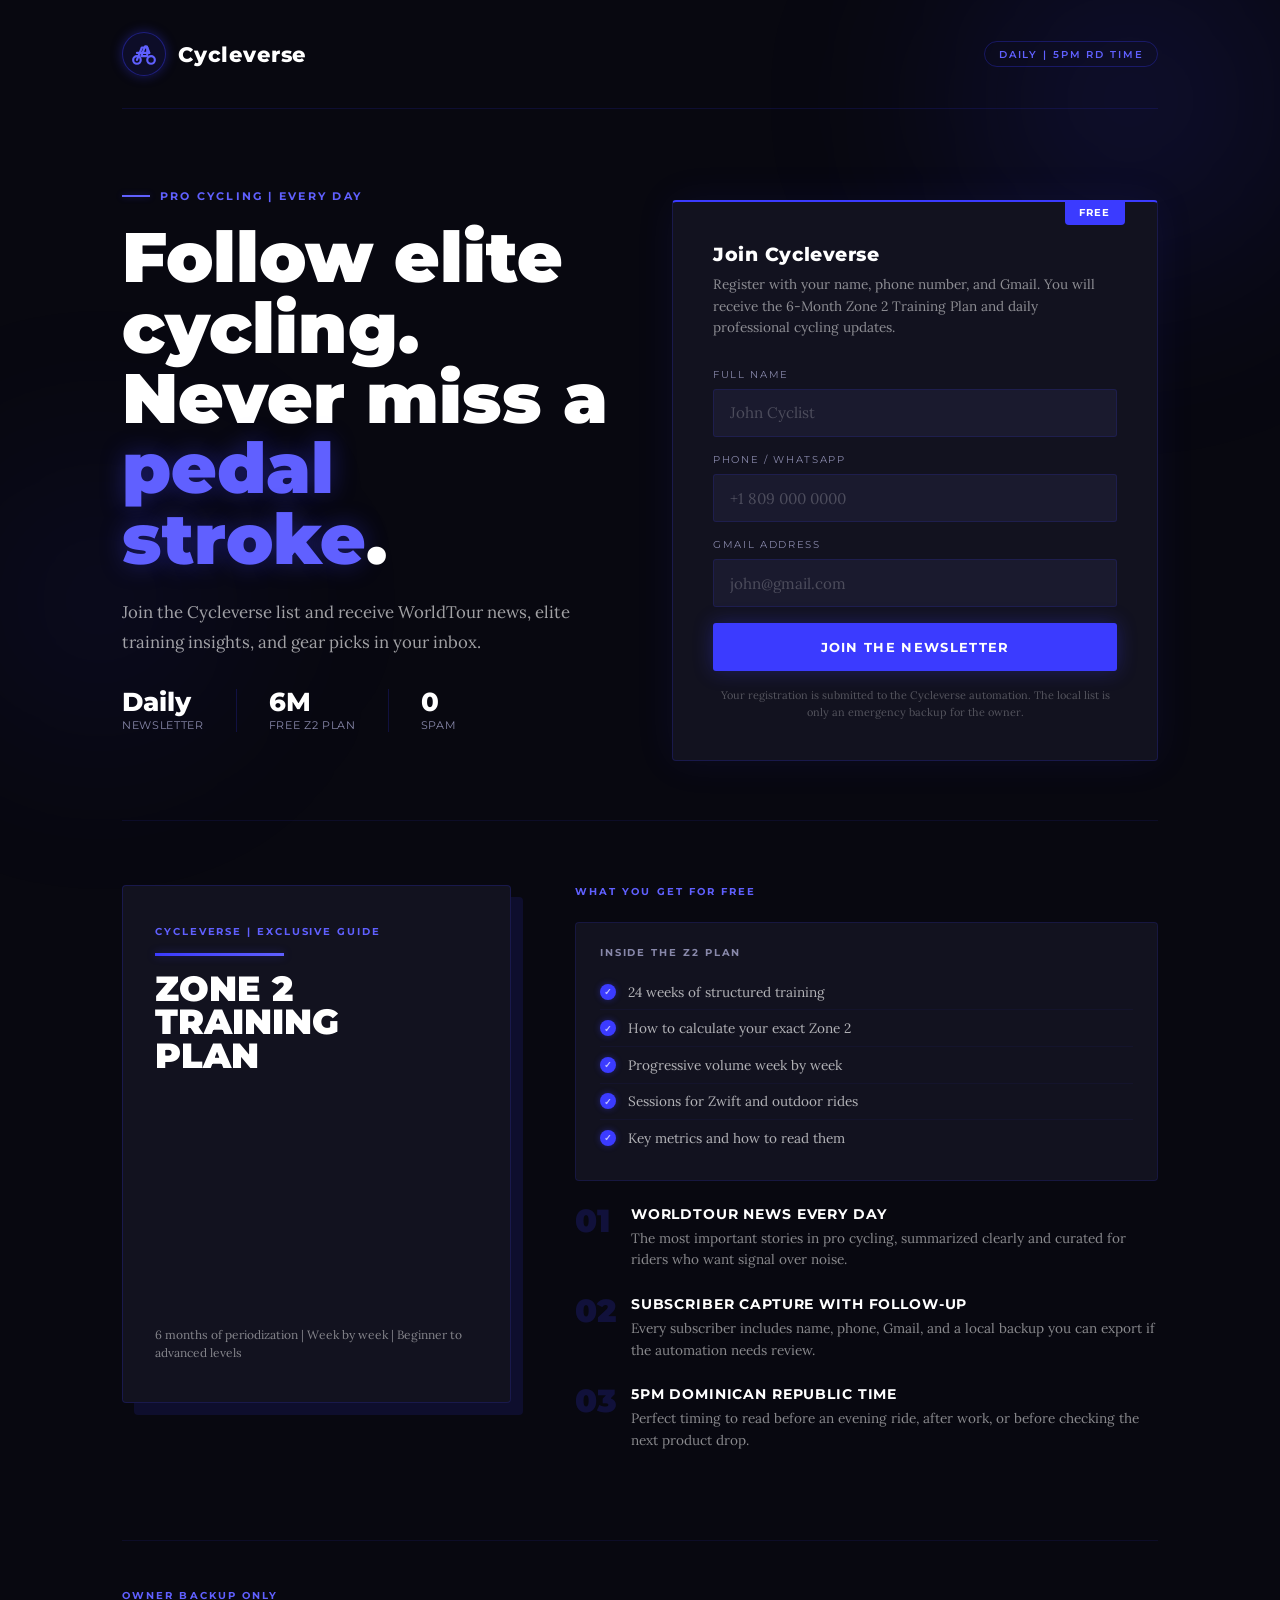
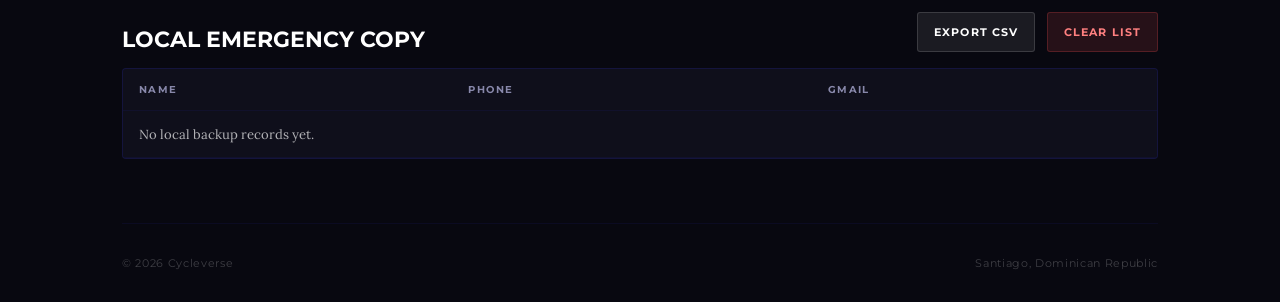
<file: index.html>
<!DOCTYPE html>
<html lang="en">
<head>
  <meta charset="UTF-8">
  <meta name="viewport" content="width=device-width, initial-scale=1.0">
  <title>Cycleverse | Pro Cycling Newsletter</title>
  <meta name="description" content="Join the Cycleverse professional cycling newsletter.">
  <link href="https://fonts.googleapis.com/css2?family=Montserrat:wght@400;600;700;800;900&family=Lora:ital,wght@0,400;0,600;1,400&display=swap" rel="stylesheet">
  <style>
    *, *::before, *::after { box-sizing: border-box; margin: 0; padding: 0; }
    :root {
      --black: #080810;
      --dark: #0d0d1a;
      --dark2: #12121f;
      --dark3: #1a1a2e;
      --blue: #3b3bff;
      --blue-bright: #6060ff;
      --blue-glow: rgba(59,59,255,0.35);
      --white: #ffffff;
      --gray: #8888aa;
      --green: #42d392;
      --red: #ff8080;
    }
    html { scroll-behavior: smooth; }
    body {
      font-family: 'Lora', Georgia, serif;
      background: var(--black);
      color: var(--white);
      min-height: 100vh;
      overflow-x: hidden;
    }
    a { color: inherit; text-decoration: none; }
    .orb { position:fixed;border-radius:50%;pointer-events:none;z-index:0;filter:blur(90px); }
    .orb-1 { width:500px;height:500px;top:-150px;right:-100px;background:radial-gradient(circle,rgba(59,59,255,0.18) 0%,transparent 70%); }
    .orb-2 { width:400px;height:400px;bottom:100px;left:-100px;background:radial-gradient(circle,rgba(59,59,255,0.1) 0%,transparent 70%); }
    .page { position:relative;z-index:1;max-width:1100px;margin:0 auto;padding:0 2rem; }
    nav { display:flex;align-items:center;justify-content:space-between;gap:1rem;padding:2rem 0;border-bottom:1px solid rgba(59,59,255,0.15); }
    .logo-wrap { display:flex;align-items:center;gap:0.75rem; }
    .logo-icon { width:44px;height:44px;border-radius:50%;border:1.5px solid rgba(59,59,255,0.4);box-shadow:0 0 12px var(--blue-glow);display:flex;align-items:center;justify-content:center;background:rgba(59,59,255,0.1);flex-shrink:0; }
    .logo-text { font-family:'Montserrat',sans-serif;font-size:1.3rem;font-weight:800;letter-spacing:0.04em;color:var(--white); }
    .badge { font-family:'Montserrat',sans-serif;font-size:0.65rem;font-weight:600;letter-spacing:0.18em;text-transform:uppercase;color:var(--blue-bright);border:1px solid rgba(59,59,255,0.3);padding:0.35rem 0.85rem;border-radius:2rem;white-space:nowrap; }
    .hero { padding:5rem 0 3rem;display:grid;grid-template-columns:1fr 1fr;gap:4rem;align-items:center; }
    .eyebrow { font-family:'Montserrat',sans-serif;font-size:0.7rem;font-weight:700;letter-spacing:0.2em;text-transform:uppercase;color:var(--blue-bright);margin-bottom:1.2rem;display:flex;align-items:center;gap:0.6rem; }
    .eyebrow::before { content:'';display:inline-block;width:28px;height:2px;background:var(--blue-bright);box-shadow:0 0 6px var(--blue-glow); }
    h1 { font-family:'Montserrat',sans-serif;font-size:clamp(2.8rem,5.5vw,5rem);font-weight:900;line-height:1;letter-spacing:0;margin-bottom:1.5rem; }
    h1 em { font-style:normal;color:var(--blue-bright);text-shadow:0 0 24px var(--blue-glow); }
    .hero-desc { font-size:1.05rem;line-height:1.75;color:rgba(255,255,255,0.62);margin-bottom:2rem;max-width:460px; }
    .stats { display:flex;gap:2rem;margin-bottom:2.5rem; }
    .stat-num { font-family:'Montserrat',sans-serif;font-size:1.6rem;font-weight:800;color:var(--white);line-height:1; }
    .stat-label { font-size:0.7rem;color:var(--gray);margin-top:0.2rem;font-family:'Montserrat',sans-serif;letter-spacing:0.06em;text-transform:uppercase; }
    .divider-v { width:1px;background:rgba(59,59,255,0.2); }
    .form-card { background:var(--dark2);border:1px solid rgba(59,59,255,0.2);border-top:2px solid var(--blue);padding:2.5rem;border-radius:4px;box-shadow:0 0 40px rgba(59,59,255,0.08);position:relative; }
    .gift-tag { position:absolute;top:-1px;right:2rem;background:var(--blue);color:var(--white);font-family:'Montserrat',sans-serif;font-size:0.6rem;font-weight:700;letter-spacing:0.12em;text-transform:uppercase;padding:0.4rem 0.9rem;border-radius:0 0 4px 4px; }
    .form-title { font-family:'Montserrat',sans-serif;font-size:1.2rem;font-weight:800;letter-spacing:0.03em;margin-bottom:0.5rem; }
    .form-sub { font-size:0.85rem;color:rgba(255,255,255,0.52);margin-bottom:1.8rem;line-height:1.6; }
    .form-sub strong { color:var(--blue-bright); }
    .input-group { margin-bottom:1rem; }
    .input-group label { display:block;font-family:'Montserrat',sans-serif;font-size:0.65rem;letter-spacing:0.16em;text-transform:uppercase;color:var(--gray);margin-bottom:0.5rem; }
    .input-group input {
      width:100%;
      background:var(--dark3);
      border:1px solid rgba(59,59,255,0.15);
      color:var(--white);
      font-family:'Lora',serif;
      font-size:0.95rem;
      padding:0.85rem 1rem;
      outline:none;
      border-radius:3px;
      transition:border-color 0.2s, box-shadow 0.2s;
    }
    .input-group input::placeholder { color:rgba(255,255,255,0.22); }
    .input-group input:focus { border-color:var(--blue);box-shadow:0 0 0 3px rgba(59,59,255,0.12); }
    .btn-submit, .btn-secondary, .btn-danger {
      width:100%;
      border:none;
      font-family:'Montserrat',sans-serif;
      font-size:0.82rem;
      font-weight:700;
      letter-spacing:0.1em;
      text-transform:uppercase;
      padding:1rem;
      cursor:pointer;
      border-radius:3px;
      transition:background 0.2s, box-shadow 0.2s, transform 0.1s;
    }
    .btn-submit { background:var(--blue);color:var(--white);box-shadow:0 0 20px rgba(59,59,255,0.3); }
    .btn-submit:hover { background:var(--blue-bright);box-shadow:0 0 30px rgba(59,59,255,0.5); }
    .btn-submit:active, .btn-secondary:active, .btn-danger:active { transform:scale(0.99); }
    .btn-submit:disabled { opacity:0.6;cursor:not-allowed; }
    .form-legal { font-size:0.68rem;color:rgba(255,255,255,0.28);margin-top:1rem;text-align:center;line-height:1.5; }
    .message { display:none;border-radius:4px;padding:1rem;margin-top:1rem;font-size:0.8rem;text-align:center;font-family:'Montserrat',sans-serif;line-height:1.45; }
    .message.error { background:rgba(255,50,50,0.1);border:1px solid rgba(255,50,50,0.3);color:var(--red); }
    .message.success { background:rgba(66,211,146,0.1);border:1px solid rgba(66,211,146,0.35);color:var(--green); }
    .magnet { border-top:1px solid rgba(59,59,255,0.1);padding:4rem 0;display:grid;grid-template-columns:1fr 1.5fr;gap:4rem;align-items:start; }
    .pdf-mockup { position:relative; }
    .pdf-shadow { position:absolute;inset:12px -12px -12px 12px;background:var(--blue);opacity:0.12;border-radius:4px; }
    .pdf-cover { position:relative;background:var(--dark2);border:1px solid rgba(59,59,255,0.2);padding:2.5rem 2rem;aspect-ratio:3/4;display:flex;flex-direction:column;justify-content:space-between;border-radius:4px; }
    .pdf-cover-eyebrow { font-family:'Montserrat',sans-serif;font-size:0.6rem;font-weight:700;letter-spacing:0.2em;text-transform:uppercase;color:var(--blue-bright); }
    .pdf-cover-title { font-family:'Montserrat',sans-serif;font-size:2.2rem;font-weight:900;text-transform:uppercase;line-height:0.95;letter-spacing:0; }
    .pdf-cover-sub { font-size:0.75rem;color:rgba(255,255,255,0.48);line-height:1.5; }
    .pdf-bar { height:3px;background:linear-gradient(90deg,var(--blue),var(--blue-bright));width:40%;margin:1rem 0;box-shadow:0 0 8px var(--blue-glow); }
    .benefits-title { font-family:'Montserrat',sans-serif;font-size:0.65rem;font-weight:700;letter-spacing:0.2em;text-transform:uppercase;color:var(--blue-bright);margin-bottom:1.5rem; }
    .benefit { display:flex;gap:1rem;margin-bottom:1.5rem;align-items:flex-start; }
    .benefit-num { font-family:'Montserrat',sans-serif;font-size:2rem;font-weight:900;color:rgba(59,59,255,0.18);line-height:1;min-width:2.5rem; }
    .benefit-text h3 { font-family:'Montserrat',sans-serif;font-size:0.9rem;font-weight:700;text-transform:uppercase;letter-spacing:0.06em;margin-bottom:0.3rem; }
    .benefit-text p { font-size:0.85rem;color:rgba(255,255,255,0.52);line-height:1.6; }
    .inside { background:var(--dark2);border:1px solid rgba(59,59,255,0.15);padding:1.5rem;margin-bottom:1.5rem;border-radius:4px; }
    .inside-title { font-family:'Montserrat',sans-serif;font-size:0.6rem;font-weight:700;letter-spacing:0.2em;text-transform:uppercase;color:var(--gray);margin-bottom:1rem; }
    .inside-item { display:flex;align-items:center;gap:0.75rem;padding:0.55rem 0;border-bottom:1px solid rgba(59,59,255,0.06);font-size:0.85rem;color:rgba(255,255,255,0.68); }
    .inside-item:last-child { border-bottom:none; }
    .check { width:16px;height:16px;background:var(--blue);border-radius:50%;display:flex;align-items:center;justify-content:center;flex-shrink:0;font-size:9px;font-weight:700;box-shadow:0 0 6px rgba(59,59,255,0.4); }
    .leads-panel { border-top:1px solid rgba(59,59,255,0.1);padding:3rem 0 4rem; }
    .leads-head { display:flex;align-items:end;justify-content:space-between;gap:1rem;margin-bottom:1rem; }
    .leads-head h2 { font-family:'Montserrat',sans-serif;font-size:1.35rem;letter-spacing:0;text-transform:uppercase; }
    .lead-actions { display:flex;gap:0.75rem; }
    .btn-secondary, .btn-danger { width:auto;padding:0.75rem 1rem;font-size:0.68rem; }
    .btn-secondary { background:rgba(255,255,255,0.08);color:var(--white);border:1px solid rgba(255,255,255,0.14); }
    .btn-danger { background:rgba(255,80,80,0.12);color:var(--red);border:1px solid rgba(255,80,80,0.22); }
    .table-wrap { overflow-x:auto;border:1px solid rgba(59,59,255,0.15);border-radius:4px;background:rgba(18,18,31,0.75); }
    table { width:100%;min-width:560px;border-collapse:collapse; }
    th, td { padding:0.9rem 1rem;border-bottom:1px solid rgba(59,59,255,0.08);text-align:left; }
    th { font-family:'Montserrat',sans-serif;font-size:0.64rem;letter-spacing:0.14em;text-transform:uppercase;color:var(--gray); }
    td { font-size:0.82rem;color:rgba(255,255,255,0.68); }
    footer { border-top:1px solid rgba(59,59,255,0.08);padding:2rem 0;display:flex;justify-content:space-between;align-items:center;gap:1rem;font-size:0.7rem;color:rgba(255,255,255,0.22);font-family:'Montserrat',sans-serif;letter-spacing:0.06em; }
    @keyframes fadeUp { from{opacity:0;transform:translateY(24px)} to{opacity:1;transform:translateY(0)} }
    .hero-left { animation:fadeUp 0.7s ease both; }
    .form-card { animation:fadeUp 0.7s 0.15s ease both; }
    .magnet { animation:fadeUp 0.7s 0.3s ease both; }
    @keyframes spin { to { transform: rotate(360deg); } }
    .spinner { display:inline-block;width:14px;height:14px;border:2px solid rgba(255,255,255,0.3);border-top-color:#fff;border-radius:50%;animation:spin 0.7s linear infinite;vertical-align:middle;margin-right:6px; }
    @media(max-width:768px){
      .page { padding:0 1.2rem; }
      nav { align-items:flex-start;flex-direction:column; }
      .hero, .magnet { grid-template-columns:1fr;gap:3rem; }
      .stats { display:grid;grid-template-columns:1fr;gap:1rem; }
      .divider-v { display:none; }
      .form-card { padding:1.5rem; }
      .leads-head { align-items:stretch;flex-direction:column; }
      .lead-actions { display:grid;grid-template-columns:1fr 1fr; }
      footer { flex-direction:column;align-items:flex-start; }
    }
  </style>
</head>
<body>

<div class="orb orb-1"></div>
<div class="orb orb-2"></div>

<div class="page">
  <nav>
    <div class="logo-wrap">
      <div class="logo-icon" aria-hidden="true">
        <svg width="26" height="26" viewBox="0 0 24 24" fill="none" stroke="#6060ff" stroke-width="2" stroke-linecap="round" stroke-linejoin="round">
          <circle cx="5.5" cy="17.5" r="3.5"></circle><circle cx="18.5" cy="17.5" r="3.5"></circle>
          <path d="M15 6a1 1 0 0 0-1-1h-1l-3.5 9H15V6z"></path>
          <path d="M5.5 17.5 10 6h5l2 5H5.5"></path>
        </svg>
      </div>
      <span class="logo-text">Cycleverse</span>
    </div>
    <div class="badge">Daily | 5PM RD Time</div>
  </nav>

  <section class="hero">
    <div class="hero-left">
      <p class="eyebrow">Pro Cycling | Every Day</p>
      <h1>Follow elite cycling. Never miss a <em>pedal stroke</em>.</h1>
      <p class="hero-desc">
        Join the Cycleverse list and receive WorldTour news, elite training insights,
        and gear picks in your inbox.
      </p>
      <div class="stats">
        <div>
          <div class="stat-num">Daily</div>
          <div class="stat-label">Newsletter</div>
        </div>
        <div class="divider-v"></div>
        <div>
          <div class="stat-num">6M</div>
          <div class="stat-label">Free Z2 Plan</div>
        </div>
        <div class="divider-v"></div>
        <div>
          <div class="stat-num">0</div>
          <div class="stat-label">Spam</div>
        </div>
      </div>
    </div>

    <div class="form-card" id="formCard">
      <div class="gift-tag">Free</div>
      <p class="form-title">Join Cycleverse</p>
      <p class="form-sub">
        Register with your name, phone number, and Gmail. You will receive the
        6-Month Zone 2 Training Plan and daily professional cycling updates.
      </p>

      <form id="reservationForm" novalidate>
        <div class="input-group">
          <label for="name">Full name</label>
          <input type="text" id="name" name="name" placeholder="John Cyclist" autocomplete="name" required>
        </div>
        <div class="input-group">
          <label for="phone">Phone / WhatsApp</label>
          <input type="tel" id="phone" name="phone" placeholder="+1 809 000 0000" autocomplete="tel" required>
        </div>
        <div class="input-group">
          <label for="email">Gmail address</label>
          <input type="email" id="email" name="email" placeholder="john@gmail.com" autocomplete="email" required>
        </div>
        <button class="btn-submit" id="submitBtn" type="submit">Join the newsletter</button>
        <p class="form-legal">Your registration is submitted to the Cycleverse automation. The local list is only an emergency backup for the owner.</p>
        <div class="message error" id="errorMsg"></div>
        <div class="message success" id="successMsg"></div>
      </form>
    </div>
  </section>

  <section class="magnet">
    <div class="pdf-mockup">
      <div class="pdf-shadow"></div>
      <div class="pdf-cover">
        <div>
          <div class="pdf-cover-eyebrow">Cycleverse | Exclusive Guide</div>
          <div class="pdf-bar"></div>
          <div class="pdf-cover-title">Zone 2<br>Training<br>Plan</div>
        </div>
        <div>
          <div class="pdf-cover-sub">6 months of periodization | Week by week | Beginner to advanced levels</div>
        </div>
      </div>
    </div>

    <div>
      <p class="benefits-title">What you get for free</p>
      <div class="inside">
        <div class="inside-title">Inside the Z2 plan</div>
        <div class="inside-item"><div class="check">✓</div> 24 weeks of structured training</div>
        <div class="inside-item"><div class="check">✓</div> How to calculate your exact Zone 2</div>
        <div class="inside-item"><div class="check">✓</div> Progressive volume week by week</div>
        <div class="inside-item"><div class="check">✓</div> Sessions for Zwift and outdoor rides</div>
        <div class="inside-item"><div class="check">✓</div> Key metrics and how to read them</div>
      </div>

      <div class="benefit">
        <div class="benefit-num">01</div>
        <div class="benefit-text">
          <h3>WorldTour news every day</h3>
          <p>The most important stories in pro cycling, summarized clearly and curated for riders who want signal over noise.</p>
        </div>
      </div>

      <div class="benefit">
        <div class="benefit-num">02</div>
        <div class="benefit-text">
          <h3>Subscriber capture with follow-up</h3>
          <p>Every subscriber includes name, phone, Gmail, and a local backup you can export if the automation needs review.</p>
        </div>
      </div>

      <div class="benefit">
        <div class="benefit-num">03</div>
        <div class="benefit-text">
          <h3>5PM Dominican Republic time</h3>
          <p>Perfect timing to read before an evening ride, after work, or before checking the next product drop.</p>
        </div>
      </div>
    </div>
  </section>

  <section class="leads-panel" aria-label="Local subscriber backup">
    <div class="leads-head">
      <div>
        <p class="benefits-title">Owner backup only</p>
        <h2>Local emergency copy</h2>
      </div>
      <div class="lead-actions">
        <button class="btn-secondary" type="button" id="exportCsv">Export CSV</button>
        <button class="btn-danger" type="button" id="clearLeads">Clear list</button>
      </div>
    </div>
    <div class="table-wrap">
      <table>
        <thead>
          <tr>
            <th>Name</th>
            <th>Phone</th>
            <th>Gmail</th>
          </tr>
        </thead>
        <tbody id="leadsTable">
          <tr><td colspan="3">No local backup records yet.</td></tr>
        </tbody>
      </table>
    </div>
  </section>

  <footer>
    <span>© 2026 Cycleverse</span>
    <span>Santiago, Dominican Republic</span>
  </footer>
</div>

<script>
  const N8N_WEBHOOK_URL = "PASTE_YOUR_N8N_PRODUCTION_WEBHOOK_URL_HERE";
  const STORAGE_KEY = "cycleverseReservations";

  const form = document.getElementById("reservationForm");
  const submitBtn = document.getElementById("submitBtn");
  const errorMsg = document.getElementById("errorMsg");
  const successMsg = document.getElementById("successMsg");
  const leadsTable = document.getElementById("leadsTable");
  const exportCsv = document.getElementById("exportCsv");
  const clearLeads = document.getElementById("clearLeads");

  function getLeads() {
    try {
      return JSON.parse(localStorage.getItem(STORAGE_KEY)) || [];
    } catch {
      return [];
    }
  }

  function saveLeads(leads) {
    localStorage.setItem(STORAGE_KEY, JSON.stringify(leads));
  }

  function escapeHtml(value) {
    return String(value).replace(/[&<>"']/g, function(character) {
      return {
        "&": "&amp;",
        "<": "&lt;",
        ">": "&gt;",
        '"': "&quot;",
        "'": "&#039;"
      }[character];
    });
  }

  function showMessage(type, text) {
    errorMsg.style.display = "none";
    successMsg.style.display = "none";
    const target = type === "error" ? errorMsg : successMsg;
    target.textContent = text;
    target.style.display = "block";
  }

  function renderLeads() {
    const leads = getLeads();
    if (!leads.length) {
      leadsTable.innerHTML = '<tr><td colspan="3">No local backup records yet.</td></tr>';
      return;
    }

    leadsTable.innerHTML = leads.map(function(lead) {
      return `
        <tr>
          <td>${escapeHtml(lead.name)}</td>
          <td>${escapeHtml(lead.phone)}</td>
          <td>${escapeHtml(lead.email)}</td>
        </tr>
      `;
    }).join("");
  }

  function toCsvValue(value) {
    return '"' + String(value).replaceAll('"', '""') + '"';
  }

  function downloadCsv() {
    const leads = getLeads();
    if (!leads.length) {
      showMessage("error", "There are no local backup records to export yet.");
      return;
    }

    const headers = ["Name", "Phone", "Gmail"];
    const rows = leads.map(function(lead) {
      return [lead.name, lead.phone, lead.email];
    });
    const csv = [headers].concat(rows).map(function(row) {
      return row.map(toCsvValue).join(",");
    }).join("\n");
    const blob = new Blob([csv], { type: "text/csv;charset=utf-8" });
    const url = URL.createObjectURL(blob);
    const link = document.createElement("a");
    link.href = url;
    link.download = "cycleverse-subscribers.csv";
    document.body.appendChild(link);
    link.click();
    link.remove();
    URL.revokeObjectURL(url);
  }

  async function sendToN8n(lead) {
    if (N8N_WEBHOOK_URL.includes("PASTE_YOUR_N8N")) {
      throw new Error("Missing n8n webhook URL");
    }

    const body = new URLSearchParams({
      nombre: lead.name,
      email: lead.email,
      telefono: lead.phone,
      source: "cycleverse-landing"
    });

    const response = await fetch(N8N_WEBHOOK_URL, {
      method: "POST",
      headers: {
        "Content-Type": "application/x-www-form-urlencoded;charset=UTF-8"
      },
      body
    });

    if (!response.ok) {
      throw new Error("n8n webhook returned an error");
    }
  }

  form.addEventListener("submit", async function(event) {
    event.preventDefault();

    const data = new FormData(form);
    const lead = {
      name: String(data.get("name") || "").trim(),
      phone: String(data.get("phone") || "").trim(),
      email: String(data.get("email") || "").trim().toLowerCase()
    };

    if (!lead.name || !lead.phone || !lead.email) {
      showMessage("error", "Please complete all fields.");
      return;
    }

    if (!/^[^\s@]+@gmail\.com$/i.test(lead.email)) {
      showMessage("error", "Please use a valid Gmail address ending in @gmail.com.");
      return;
    }

    submitBtn.disabled = true;
    submitBtn.innerHTML = '<span class="spinner"></span>Saving...';

    const leads = getLeads();
    leads.unshift(lead);
    saveLeads(leads);
    renderLeads();

    try {
      await sendToN8n(lead);
      showMessage("success", "Registration saved and submitted to the Cycleverse automation. A local emergency copy was also kept.");
      form.reset();
    } catch {
      showMessage("success", "Registration saved in the local emergency backup. Add the n8n production webhook URL to activate automatic emails.");
    } finally {
      submitBtn.disabled = false;
      submitBtn.textContent = "Join the newsletter";
    }
  });

  exportCsv.addEventListener("click", downloadCsv);

  clearLeads.addEventListener("click", function() {
    if (!getLeads().length) {
      showMessage("error", "The local emergency backup is already empty.");
      return;
    }
    if (!window.confirm("Clear all local emergency backup records on this browser?")) return;
    saveLeads([]);
    renderLeads();
    showMessage("success", "Local emergency backup cleared.");
  });

  renderLeads();
</script>

</body>
</html>
</file>
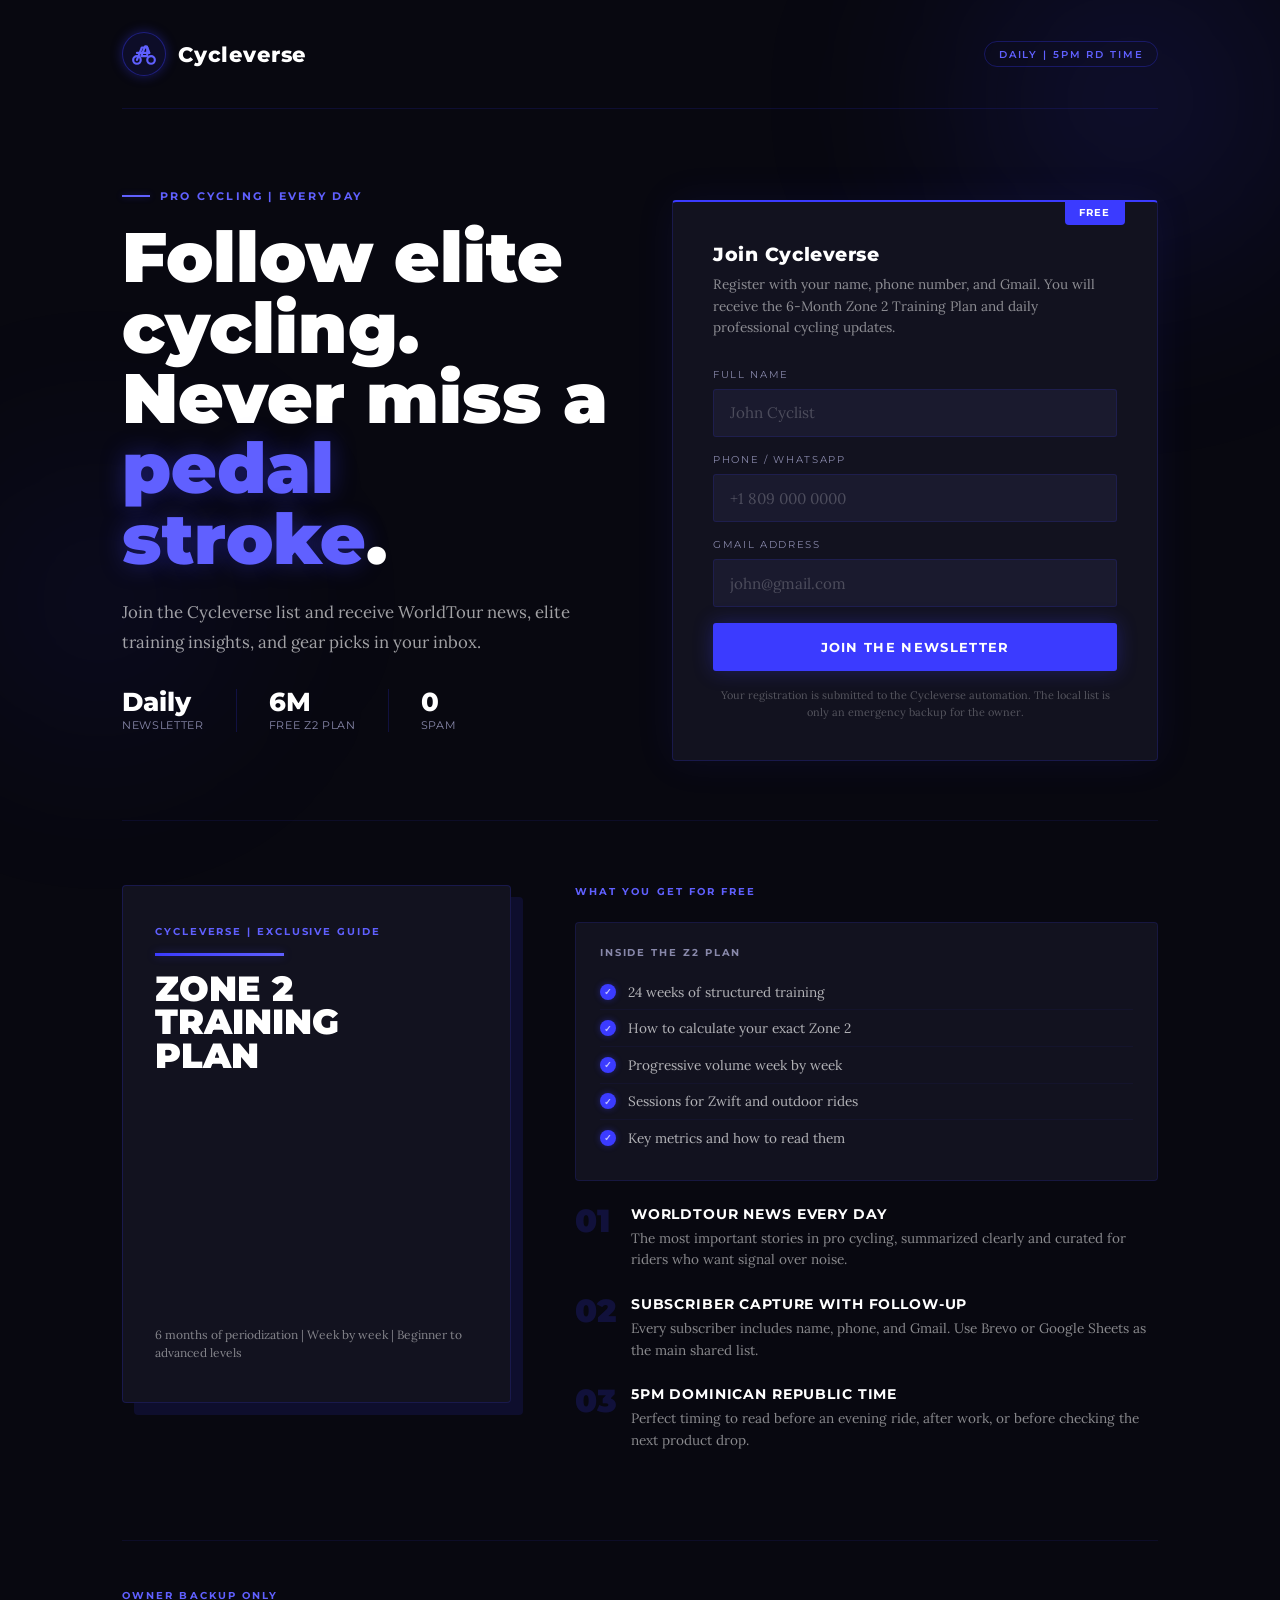
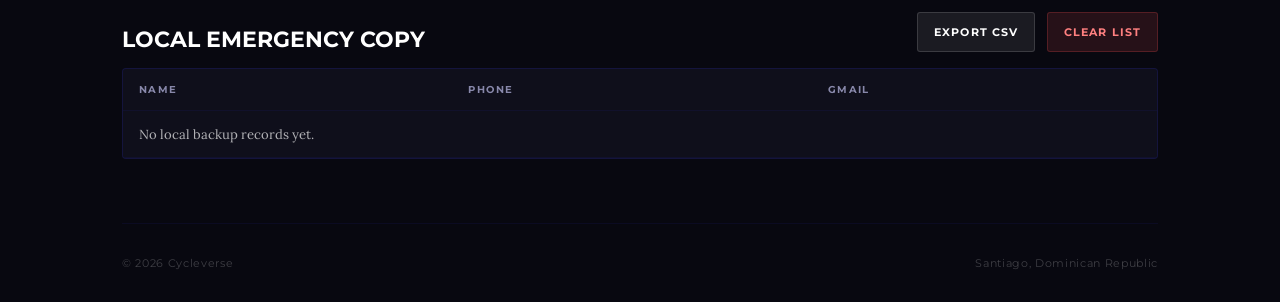
<file: cycleverse-landing-fixed.html>
<!DOCTYPE html>
<html lang="en">
<head>
  <meta charset="UTF-8">
  <meta name="viewport" content="width=device-width, initial-scale=1.0">
  <title>Cycleverse | Pro Cycling Newsletter</title>
  <meta name="description" content="Join the Cycleverse professional cycling newsletter.">
  <link href="https://fonts.googleapis.com/css2?family=Montserrat:wght@400;600;700;800;900&family=Lora:ital,wght@0,400;0,600;1,400&display=swap" rel="stylesheet">
  <style>
    *, *::before, *::after { box-sizing: border-box; margin: 0; padding: 0; }
    :root {
      --black: #080810;
      --dark: #0d0d1a;
      --dark2: #12121f;
      --dark3: #1a1a2e;
      --blue: #3b3bff;
      --blue-bright: #6060ff;
      --blue-glow: rgba(59,59,255,0.35);
      --white: #ffffff;
      --gray: #8888aa;
      --green: #42d392;
      --red: #ff8080;
    }
    html { scroll-behavior: smooth; }
    body {
      font-family: 'Lora', Georgia, serif;
      background: var(--black);
      color: var(--white);
      min-height: 100vh;
      overflow-x: hidden;
    }
    a { color: inherit; text-decoration: none; }
    .orb { position:fixed;border-radius:50%;pointer-events:none;z-index:0;filter:blur(90px); }
    .orb-1 { width:500px;height:500px;top:-150px;right:-100px;background:radial-gradient(circle,rgba(59,59,255,0.18) 0%,transparent 70%); }
    .orb-2 { width:400px;height:400px;bottom:100px;left:-100px;background:radial-gradient(circle,rgba(59,59,255,0.1) 0%,transparent 70%); }
    .page { position:relative;z-index:1;max-width:1100px;margin:0 auto;padding:0 2rem; }
    nav { display:flex;align-items:center;justify-content:space-between;gap:1rem;padding:2rem 0;border-bottom:1px solid rgba(59,59,255,0.15); }
    .logo-wrap { display:flex;align-items:center;gap:0.75rem; }
    .logo-icon { width:44px;height:44px;border-radius:50%;border:1.5px solid rgba(59,59,255,0.4);box-shadow:0 0 12px var(--blue-glow);display:flex;align-items:center;justify-content:center;background:rgba(59,59,255,0.1);flex-shrink:0; }
    .logo-text { font-family:'Montserrat',sans-serif;font-size:1.3rem;font-weight:800;letter-spacing:0.04em;color:var(--white); }
    .badge { font-family:'Montserrat',sans-serif;font-size:0.65rem;font-weight:600;letter-spacing:0.18em;text-transform:uppercase;color:var(--blue-bright);border:1px solid rgba(59,59,255,0.3);padding:0.35rem 0.85rem;border-radius:2rem;white-space:nowrap; }
    .hero { padding:5rem 0 3rem;display:grid;grid-template-columns:1fr 1fr;gap:4rem;align-items:center; }
    .eyebrow { font-family:'Montserrat',sans-serif;font-size:0.7rem;font-weight:700;letter-spacing:0.2em;text-transform:uppercase;color:var(--blue-bright);margin-bottom:1.2rem;display:flex;align-items:center;gap:0.6rem; }
    .eyebrow::before { content:'';display:inline-block;width:28px;height:2px;background:var(--blue-bright);box-shadow:0 0 6px var(--blue-glow); }
    h1 { font-family:'Montserrat',sans-serif;font-size:clamp(2.8rem,5.5vw,5rem);font-weight:900;line-height:1;letter-spacing:0;margin-bottom:1.5rem; }
    h1 em { font-style:normal;color:var(--blue-bright);text-shadow:0 0 24px var(--blue-glow); }
    .hero-desc { font-size:1.05rem;line-height:1.75;color:rgba(255,255,255,0.62);margin-bottom:2rem;max-width:460px; }
    .stats { display:flex;gap:2rem;margin-bottom:2.5rem; }
    .stat-num { font-family:'Montserrat',sans-serif;font-size:1.6rem;font-weight:800;color:var(--white);line-height:1; }
    .stat-label { font-size:0.7rem;color:var(--gray);margin-top:0.2rem;font-family:'Montserrat',sans-serif;letter-spacing:0.06em;text-transform:uppercase; }
    .divider-v { width:1px;background:rgba(59,59,255,0.2); }
    .form-card { background:var(--dark2);border:1px solid rgba(59,59,255,0.2);border-top:2px solid var(--blue);padding:2.5rem;border-radius:4px;box-shadow:0 0 40px rgba(59,59,255,0.08);position:relative; }
    .gift-tag { position:absolute;top:-1px;right:2rem;background:var(--blue);color:var(--white);font-family:'Montserrat',sans-serif;font-size:0.6rem;font-weight:700;letter-spacing:0.12em;text-transform:uppercase;padding:0.4rem 0.9rem;border-radius:0 0 4px 4px; }
    .form-title { font-family:'Montserrat',sans-serif;font-size:1.2rem;font-weight:800;letter-spacing:0.03em;margin-bottom:0.5rem; }
    .form-sub { font-size:0.85rem;color:rgba(255,255,255,0.52);margin-bottom:1.8rem;line-height:1.6; }
    .form-sub strong { color:var(--blue-bright); }
    .input-group { margin-bottom:1rem; }
    .input-group label { display:block;font-family:'Montserrat',sans-serif;font-size:0.65rem;letter-spacing:0.16em;text-transform:uppercase;color:var(--gray);margin-bottom:0.5rem; }
    .input-group input, .input-group select {
      width:100%;
      background:var(--dark3);
      border:1px solid rgba(59,59,255,0.15);
      color:var(--white);
      font-family:'Lora',serif;
      font-size:0.95rem;
      padding:0.85rem 1rem;
      outline:none;
      border-radius:3px;
      transition:border-color 0.2s, box-shadow 0.2s;
    }
    .input-group input::placeholder { color:rgba(255,255,255,0.22); }
    .input-group input:focus, .input-group select:focus { border-color:var(--blue);box-shadow:0 0 0 3px rgba(59,59,255,0.12); }
    .btn-submit, .btn-secondary, .btn-danger {
      width:100%;
      border:none;
      font-family:'Montserrat',sans-serif;
      font-size:0.82rem;
      font-weight:700;
      letter-spacing:0.1em;
      text-transform:uppercase;
      padding:1rem;
      cursor:pointer;
      border-radius:3px;
      transition:background 0.2s, box-shadow 0.2s, transform 0.1s;
    }
    .btn-submit { background:var(--blue);color:var(--white);box-shadow:0 0 20px rgba(59,59,255,0.3); }
    .btn-submit:hover { background:var(--blue-bright);box-shadow:0 0 30px rgba(59,59,255,0.5); }
    .btn-submit:active, .btn-secondary:active, .btn-danger:active { transform:scale(0.99); }
    .btn-submit:disabled { opacity:0.6;cursor:not-allowed; }
    .form-legal { font-size:0.68rem;color:rgba(255,255,255,0.28);margin-top:1rem;text-align:center;line-height:1.5; }
    .message { display:none;border-radius:4px;padding:1rem;margin-top:1rem;font-size:0.8rem;text-align:center;font-family:'Montserrat',sans-serif;line-height:1.45; }
    .message.error { background:rgba(255,50,50,0.1);border:1px solid rgba(255,50,50,0.3);color:var(--red); }
    .message.success { background:rgba(66,211,146,0.1);border:1px solid rgba(66,211,146,0.35);color:var(--green); }
    .magnet { border-top:1px solid rgba(59,59,255,0.1);padding:4rem 0;display:grid;grid-template-columns:1fr 1.5fr;gap:4rem;align-items:start; }
    .pdf-mockup { position:relative; }
    .pdf-shadow { position:absolute;inset:12px -12px -12px 12px;background:var(--blue);opacity:0.12;border-radius:4px; }
    .pdf-cover { position:relative;background:var(--dark2);border:1px solid rgba(59,59,255,0.2);padding:2.5rem 2rem;aspect-ratio:3/4;display:flex;flex-direction:column;justify-content:space-between;border-radius:4px; }
    .pdf-cover-eyebrow { font-family:'Montserrat',sans-serif;font-size:0.6rem;font-weight:700;letter-spacing:0.2em;text-transform:uppercase;color:var(--blue-bright); }
    .pdf-cover-title { font-family:'Montserrat',sans-serif;font-size:2.2rem;font-weight:900;text-transform:uppercase;line-height:0.95;letter-spacing:0; }
    .pdf-cover-sub { font-size:0.75rem;color:rgba(255,255,255,0.48);line-height:1.5; }
    .pdf-bar { height:3px;background:linear-gradient(90deg,var(--blue),var(--blue-bright));width:40%;margin:1rem 0;box-shadow:0 0 8px var(--blue-glow); }
    .benefits-title { font-family:'Montserrat',sans-serif;font-size:0.65rem;font-weight:700;letter-spacing:0.2em;text-transform:uppercase;color:var(--blue-bright);margin-bottom:1.5rem; }
    .benefit { display:flex;gap:1rem;margin-bottom:1.5rem;align-items:flex-start; }
    .benefit-num { font-family:'Montserrat',sans-serif;font-size:2rem;font-weight:900;color:rgba(59,59,255,0.18);line-height:1;min-width:2.5rem; }
    .benefit-text h3 { font-family:'Montserrat',sans-serif;font-size:0.9rem;font-weight:700;text-transform:uppercase;letter-spacing:0.06em;margin-bottom:0.3rem; }
    .benefit-text p { font-size:0.85rem;color:rgba(255,255,255,0.52);line-height:1.6; }
    .inside { background:var(--dark2);border:1px solid rgba(59,59,255,0.15);padding:1.5rem;margin-bottom:1.5rem;border-radius:4px; }
    .inside-title { font-family:'Montserrat',sans-serif;font-size:0.6rem;font-weight:700;letter-spacing:0.2em;text-transform:uppercase;color:var(--gray);margin-bottom:1rem; }
    .inside-item { display:flex;align-items:center;gap:0.75rem;padding:0.55rem 0;border-bottom:1px solid rgba(59,59,255,0.06);font-size:0.85rem;color:rgba(255,255,255,0.68); }
    .inside-item:last-child { border-bottom:none; }
    .check { width:16px;height:16px;background:var(--blue);border-radius:50%;display:flex;align-items:center;justify-content:center;flex-shrink:0;font-size:9px;font-weight:700;box-shadow:0 0 6px rgba(59,59,255,0.4); }
    .leads-panel { border-top:1px solid rgba(59,59,255,0.1);padding:3rem 0 4rem; }
    .leads-head { display:flex;align-items:end;justify-content:space-between;gap:1rem;margin-bottom:1rem; }
    .leads-head h2 { font-family:'Montserrat',sans-serif;font-size:1.35rem;letter-spacing:0;text-transform:uppercase; }
    .lead-actions { display:flex;gap:0.75rem; }
    .btn-secondary, .btn-danger { width:auto;padding:0.75rem 1rem;font-size:0.68rem; }
    .btn-secondary { background:rgba(255,255,255,0.08);color:var(--white);border:1px solid rgba(255,255,255,0.14); }
    .btn-danger { background:rgba(255,80,80,0.12);color:var(--red);border:1px solid rgba(255,80,80,0.22); }
    .table-wrap { overflow-x:auto;border:1px solid rgba(59,59,255,0.15);border-radius:4px;background:rgba(18,18,31,0.75); }
    table { width:100%;min-width:820px;border-collapse:collapse; }
    th, td { padding:0.9rem 1rem;border-bottom:1px solid rgba(59,59,255,0.08);text-align:left; }
    th { font-family:'Montserrat',sans-serif;font-size:0.64rem;letter-spacing:0.14em;text-transform:uppercase;color:var(--gray); }
    td { font-size:0.82rem;color:rgba(255,255,255,0.68); }
    footer { border-top:1px solid rgba(59,59,255,0.08);padding:2rem 0;display:flex;justify-content:space-between;align-items:center;gap:1rem;font-size:0.7rem;color:rgba(255,255,255,0.22);font-family:'Montserrat',sans-serif;letter-spacing:0.06em; }
    @keyframes fadeUp { from{opacity:0;transform:translateY(24px)} to{opacity:1;transform:translateY(0)} }
    .hero-left { animation:fadeUp 0.7s ease both; }
    .form-card { animation:fadeUp 0.7s 0.15s ease both; }
    .magnet { animation:fadeUp 0.7s 0.3s ease both; }
    @keyframes spin { to { transform: rotate(360deg); } }
    .spinner { display:inline-block;width:14px;height:14px;border:2px solid rgba(255,255,255,0.3);border-top-color:#fff;border-radius:50%;animation:spin 0.7s linear infinite;vertical-align:middle;margin-right:6px; }
    @media(max-width:768px){
      .page { padding:0 1.2rem; }
      nav { align-items:flex-start;flex-direction:column; }
      .hero, .magnet { grid-template-columns:1fr;gap:3rem; }
      .stats { display:grid;grid-template-columns:1fr;gap:1rem; }
      .divider-v { display:none; }
      .form-card { padding:1.5rem; }
      .leads-head { align-items:stretch;flex-direction:column; }
      .lead-actions { display:grid;grid-template-columns:1fr 1fr; }
      footer { flex-direction:column;align-items:flex-start; }
    }
  </style>
</head>
<body>

<div class="orb orb-1"></div>
<div class="orb orb-2"></div>

<div class="page">
  <nav>
    <div class="logo-wrap">
      <div class="logo-icon" aria-hidden="true">
        <svg width="26" height="26" viewBox="0 0 24 24" fill="none" stroke="#6060ff" stroke-width="2" stroke-linecap="round" stroke-linejoin="round">
          <circle cx="5.5" cy="17.5" r="3.5"></circle><circle cx="18.5" cy="17.5" r="3.5"></circle>
          <path d="M15 6a1 1 0 0 0-1-1h-1l-3.5 9H15V6z"></path>
          <path d="M5.5 17.5 10 6h5l2 5H5.5"></path>
        </svg>
      </div>
      <span class="logo-text">Cycleverse</span>
    </div>
    <div class="badge">Daily | 5PM RD Time</div>
  </nav>

  <section class="hero">
    <div class="hero-left">
      <p class="eyebrow">Pro Cycling | Every Day</p>
      <h1>Follow elite cycling. Never miss a <em>pedal stroke</em>.</h1>
      <p class="hero-desc">
        Join the Cycleverse list and receive WorldTour news, elite training insights,
        and gear picks in your inbox.
      </p>
      <div class="stats">
        <div>
          <div class="stat-num">Daily</div>
          <div class="stat-label">Newsletter</div>
        </div>
        <div class="divider-v"></div>
        <div>
          <div class="stat-num">6M</div>
          <div class="stat-label">Free Z2 Plan</div>
        </div>
        <div class="divider-v"></div>
        <div>
          <div class="stat-num">0</div>
          <div class="stat-label">Spam</div>
        </div>
      </div>
    </div>

    <div class="form-card" id="formCard">
      <div class="gift-tag">Free</div>
      <p class="form-title">Join Cycleverse</p>
      <p class="form-sub">
        Register with your name, phone number, and Gmail. You will receive the
        6-Month Zone 2 Training Plan and daily professional cycling updates.
      </p>

      <form id="reservationForm" novalidate>
        <div class="input-group">
          <label for="name">Full name</label>
          <input type="text" id="name" name="name" placeholder="John Cyclist" autocomplete="name" required>
        </div>
        <div class="input-group">
          <label for="phone">Phone / WhatsApp</label>
          <input type="tel" id="phone" name="phone" placeholder="+1 809 000 0000" autocomplete="tel" required>
        </div>
        <div class="input-group">
          <label for="email">Gmail address</label>
          <input type="email" id="email" name="email" placeholder="john@gmail.com" autocomplete="email" required>
        </div>
        <button class="btn-submit" id="submitBtn" type="submit">Join the newsletter</button>
        <p class="form-legal">Your registration is submitted to the Cycleverse automation. The local list is only an emergency backup for the owner.</p>
        <div class="message error" id="errorMsg"></div>
        <div class="message success" id="successMsg"></div>
      </form>
    </div>
  </section>

  <section class="magnet">
    <div class="pdf-mockup">
      <div class="pdf-shadow"></div>
      <div class="pdf-cover">
        <div>
          <div class="pdf-cover-eyebrow">Cycleverse | Exclusive Guide</div>
          <div class="pdf-bar"></div>
          <div class="pdf-cover-title">Zone 2<br>Training<br>Plan</div>
        </div>
        <div>
          <div class="pdf-cover-sub">6 months of periodization | Week by week | Beginner to advanced levels</div>
        </div>
      </div>
    </div>

    <div>
      <p class="benefits-title">What you get for free</p>
      <div class="inside">
        <div class="inside-title">Inside the Z2 plan</div>
        <div class="inside-item"><div class="check">✓</div> 24 weeks of structured training</div>
        <div class="inside-item"><div class="check">✓</div> How to calculate your exact Zone 2</div>
        <div class="inside-item"><div class="check">✓</div> Progressive volume week by week</div>
        <div class="inside-item"><div class="check">✓</div> Sessions for Zwift and outdoor rides</div>
        <div class="inside-item"><div class="check">✓</div> Key metrics and how to read them</div>
      </div>

      <div class="benefit">
        <div class="benefit-num">01</div>
        <div class="benefit-text">
          <h3>WorldTour news every day</h3>
          <p>The most important stories in pro cycling, summarized clearly and curated for riders who want signal over noise.</p>
        </div>
      </div>

      <div class="benefit">
        <div class="benefit-num">02</div>
        <div class="benefit-text">
          <h3>Subscriber capture with follow-up</h3>
          <p>Every subscriber includes name, phone, and Gmail. Use Brevo or Google Sheets as the main shared list.</p>
        </div>
      </div>

      <div class="benefit">
        <div class="benefit-num">03</div>
        <div class="benefit-text">
          <h3>5PM Dominican Republic time</h3>
          <p>Perfect timing to read before an evening ride, after work, or before checking the next product drop.</p>
        </div>
      </div>
    </div>
  </section>

  <section class="leads-panel" aria-label="Local subscriber backup">
    <div class="leads-head">
      <div>
        <p class="benefits-title">Owner backup only</p>
        <h2>Local emergency copy</h2>
      </div>
      <div class="lead-actions">
        <button class="btn-secondary" type="button" id="exportCsv">Export CSV</button>
        <button class="btn-danger" type="button" id="clearLeads">Clear list</button>
      </div>
    </div>
    <div class="table-wrap">
      <table>
        <thead>
          <tr>
            <th>Name</th>
            <th>Phone</th>
            <th>Gmail</th>
          </tr>
        </thead>
        <tbody id="leadsTable">
          <tr><td colspan="3">No local backup records yet.</td></tr>
        </tbody>
      </table>
    </div>
  </section>

  <footer>
    <span>© 2026 Cycleverse</span>
    <span>Santiago, Dominican Republic</span>
  </footer>
</div>

<script>
  const N8N_WEBHOOK_URL = "PASTE_YOUR_N8N_PRODUCTION_WEBHOOK_URL_HERE";
  const STORAGE_KEY = "cycleverseReservations";

  const form = document.getElementById("reservationForm");
  const submitBtn = document.getElementById("submitBtn");
  const errorMsg = document.getElementById("errorMsg");
  const successMsg = document.getElementById("successMsg");
  const leadsTable = document.getElementById("leadsTable");
  const exportCsv = document.getElementById("exportCsv");
  const clearLeads = document.getElementById("clearLeads");

  function getLeads() {
    try {
      return JSON.parse(localStorage.getItem(STORAGE_KEY)) || [];
    } catch {
      return [];
    }
  }

  function saveLeads(leads) {
    localStorage.setItem(STORAGE_KEY, JSON.stringify(leads));
  }

  function escapeHtml(value) {
    return String(value).replace(/[&<>"']/g, function(character) {
      return {
        "&": "&amp;",
        "<": "&lt;",
        ">": "&gt;",
        '"': "&quot;",
        "'": "&#039;"
      }[character];
    });
  }

  function showMessage(type, text) {
    errorMsg.style.display = "none";
    successMsg.style.display = "none";
    const target = type === "error" ? errorMsg : successMsg;
    target.textContent = text;
    target.style.display = "block";
  }

  function renderLeads() {
    const leads = getLeads();
    if (!leads.length) {
      leadsTable.innerHTML = '<tr><td colspan="3">No local backup records yet.</td></tr>';
      return;
    }

    leadsTable.innerHTML = leads.map(function(lead) {
      return `
        <tr>
          <td>${escapeHtml(lead.name)}</td>
          <td>${escapeHtml(lead.phone)}</td>
          <td>${escapeHtml(lead.email)}</td>
        </tr>
      `;
    }).join("");
  }

  function toCsvValue(value) {
    return '"' + String(value).replaceAll('"', '""') + '"';
  }

  function downloadCsv() {
    const leads = getLeads();
    if (!leads.length) {
      showMessage("error", "There are no local backup records to export yet.");
      return;
    }

    const headers = ["Name", "Phone", "Gmail"];
    const rows = leads.map(function(lead) {
      return [lead.name, lead.phone, lead.email];
    });
    const csv = [headers].concat(rows).map(function(row) {
      return row.map(toCsvValue).join(",");
    }).join("\n");
    const blob = new Blob([csv], { type: "text/csv;charset=utf-8" });
    const url = URL.createObjectURL(blob);
    const link = document.createElement("a");
    link.href = url;
    link.download = "cycleverse-reservations.csv";
    document.body.appendChild(link);
    link.click();
    link.remove();
    URL.revokeObjectURL(url);
  }

  async function sendToN8n(lead) {
    if (N8N_WEBHOOK_URL.includes("PASTE_YOUR_N8N")) {
      throw new Error("Missing n8n webhook URL");
    }

    const body = new URLSearchParams({
      nombre: lead.name,
      email: lead.email,
      telefono: lead.phone,
      source: "cycleverse-landing"
    });

    const response = await fetch(N8N_WEBHOOK_URL, {
      method: "POST",
      headers: {
        "Content-Type": "application/x-www-form-urlencoded;charset=UTF-8"
      },
      body
    });

    if (!response.ok) {
      throw new Error("n8n webhook returned an error");
    }
  }

  form.addEventListener("submit", async function(event) {
    event.preventDefault();

    const data = new FormData(form);
    const lead = {
      name: String(data.get("name") || "").trim(),
      phone: String(data.get("phone") || "").trim(),
      email: String(data.get("email") || "").trim().toLowerCase()
    };

    if (!lead.name || !lead.phone || !lead.email) {
      showMessage("error", "Please complete all fields.");
      return;
    }

    if (!/^[^\\s@]+@gmail\\.com$/i.test(lead.email)) {
      showMessage("error", "Please use a valid Gmail address ending in @gmail.com.");
      return;
    }

    submitBtn.disabled = true;
    submitBtn.innerHTML = '<span class="spinner"></span>Saving...';

    const leads = getLeads();
    leads.unshift(lead);
    saveLeads(leads);
    renderLeads();

    try {
      await sendToN8n(lead);
      showMessage("success", "Registration saved and submitted to the Cycleverse automation. A local emergency copy was also kept.");
      form.reset();
    } catch {
      showMessage("success", "Registration saved in the local emergency backup. Add the n8n production webhook URL to activate automatic emails.");
    } finally {
      submitBtn.disabled = false;
      submitBtn.textContent = "Join the newsletter";
    }
  });

  exportCsv.addEventListener("click", downloadCsv);

  clearLeads.addEventListener("click", function() {
    if (!getLeads().length) {
      showMessage("error", "The local emergency backup is already empty.");
      return;
    }
    if (!window.confirm("Clear all local emergency backup records on this browser?")) return;
    saveLeads([]);
    renderLeads();
    showMessage("success", "Local emergency backup cleared.");
  });

  renderLeads();
</script>

</body>
</html>
</file>
